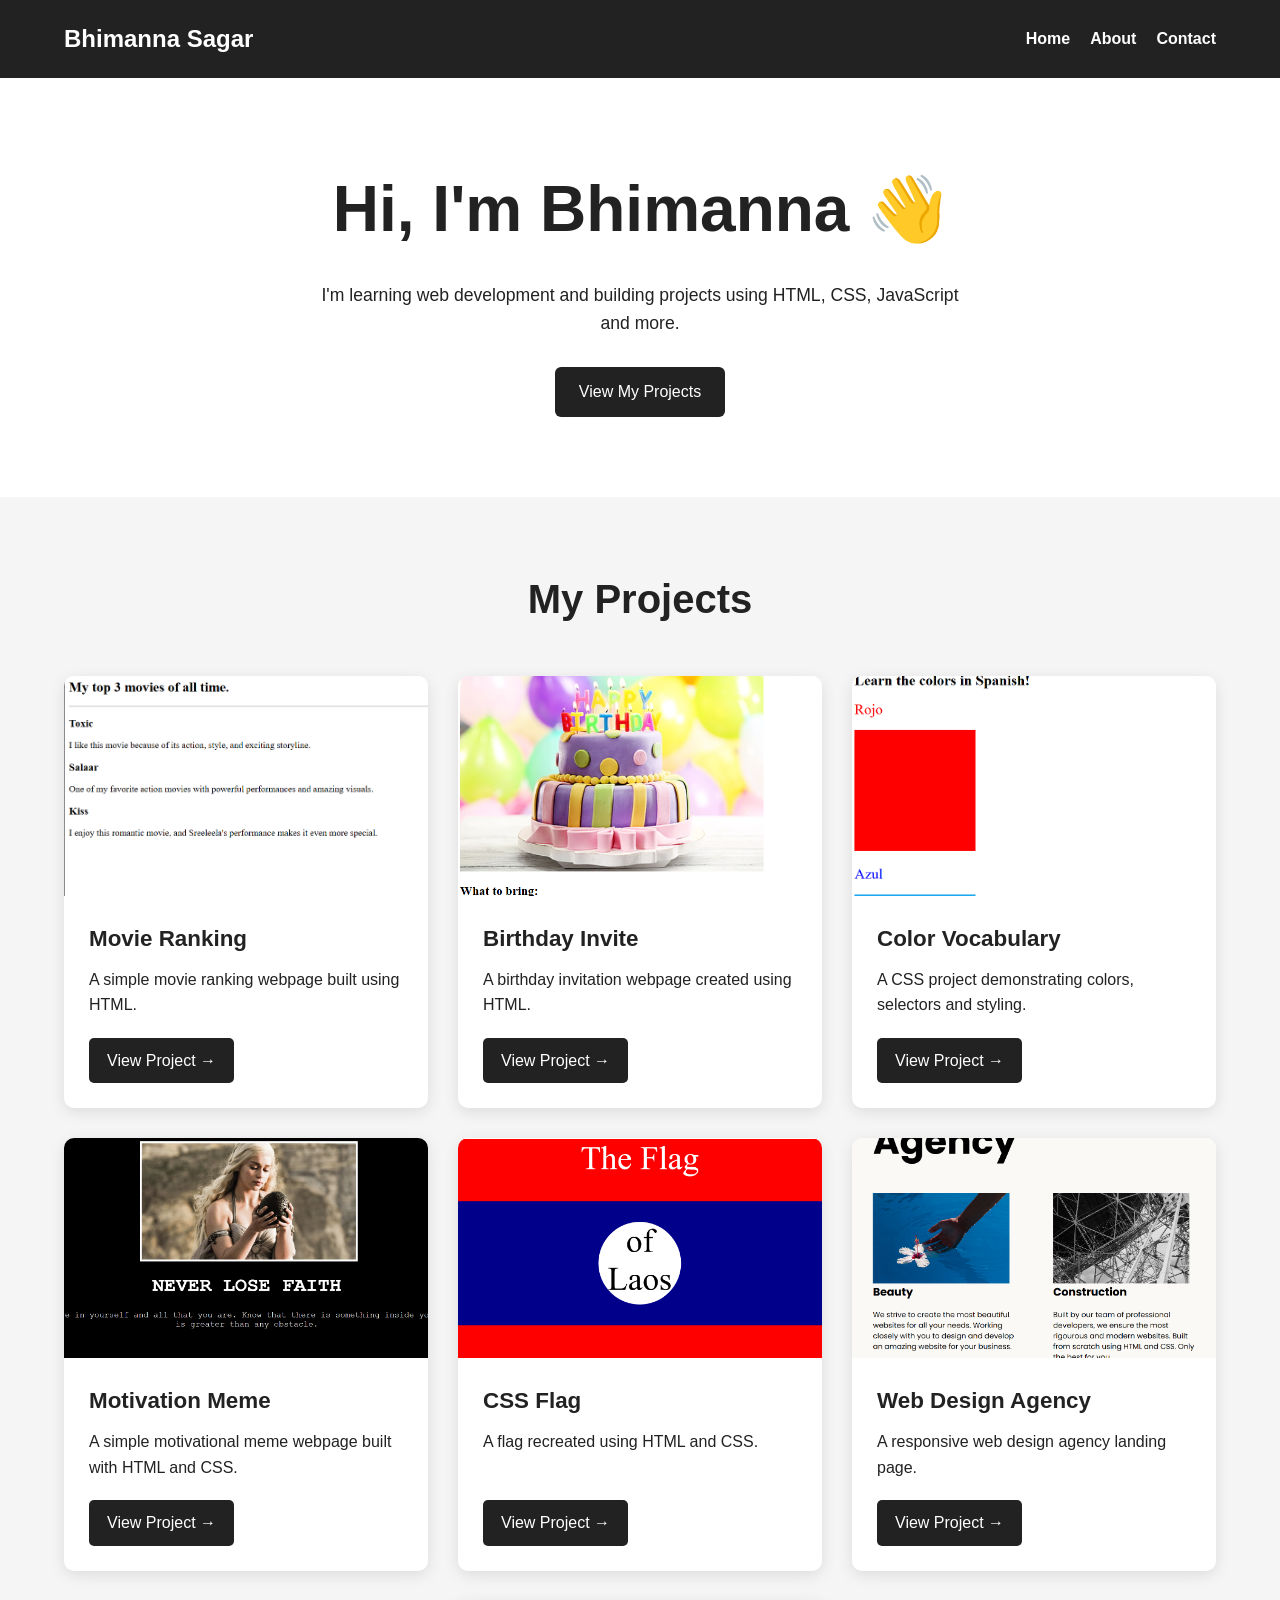
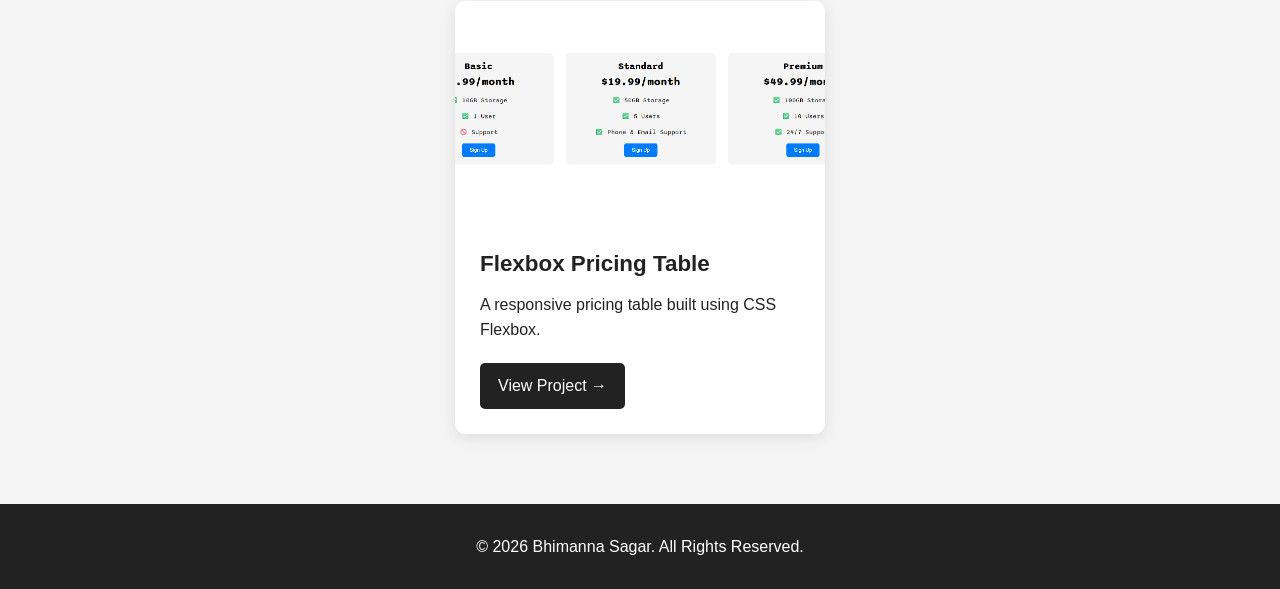
<file: index.html>
<!DOCTYPE html>
<html lang="en">

<head>
    <meta charset="UTF-8">
    <meta name="viewport" content="width=device-width, initial-scale=1.0">

    <title>Bhimanna Sagar | Portfolio</title>

    <link rel="stylesheet" href="./css/style.css">
</head>

<body>

    <!-- ================= HEADER ================= -->

    <header class="header">

        <div class="container header-content">

            <h1>Bhimanna Sagar</h1>

            <nav>
                <a href="./index.html">Home</a>
                <a href="./about.html">About</a>
                <a href="./contact.html">Contact</a>
            </nav>

        </div>

    </header>


    <!-- ================= HERO ================= -->

    <main>

        <section class="hero">

            <div class="container">

                <h2>Hi, I'm Bhimanna 👋</h2>

                <p>
                    I'm learning web development and building projects
                    using HTML, CSS, JavaScript and more.
                </p>

                <a href="#projects" class="hero-button">
                    View My Projects
                </a>

            </div>

        </section>


        <!-- ================= PROJECTS ================= -->

        <section class="projects" id="projects">

            <div class="container">

                <h2>My Projects</h2>

                <div class="project-grid">


                    <!-- PROJECT 1 -->

                    <article class="project-card">

                        <img
                            src="./assets/images/movie-ranking.png"
                            alt="Movie Ranking Project"
                        >

                        <div class="project-content">

                            <h3>Movie Ranking</h3>

                            <p>
                                A simple movie ranking webpage built
                                using HTML.
                            </p>

                            <a
                                href="./projects/movie-ranking/movie-ranking.html"
                                class="project-button"
                            >
                                View Project →
                            </a>

                        </div>

                    </article>


                    <!-- PROJECT 2 -->

                    <article class="project-card">

                        <img
                            src="./assets/images/birthday-invite.png"
                            alt="Birthday Invite Project"
                        >

                        <div class="project-content">

                            <h3>Birthday Invite</h3>

                            <p>
                                A birthday invitation webpage created
                                using HTML.
                            </p>

                            <a
                                href="./projects/birthday-invite/birthday-invite.html"
                                class="project-button"
                            >
                                View Project →
                            </a>

                        </div>

                    </article>


                    <!-- PROJECT 3 -->

                    <article class="project-card">

                        <img
                            src="./assets/images/color-vocab.png"
                            alt="Color Vocabulary Project"
                        >

                        <div class="project-content">

                            <h3>Color Vocabulary</h3>

                            <p>
                                A CSS project demonstrating colors,
                                selectors and styling.
                            </p>

                            <a
                                href="./projects/color-vocab/index.html"
                                class="project-button"
                            >
                                View Project →
                            </a>

                        </div>

                    </article>


                    <!-- PROJECT 4 -->

                    <article class="project-card">

                        <img
                            src="./assets/images/motivation-meme.png"
                            alt="Motivation Meme Project"
                        >

                        <div class="project-content">

                            <h3>Motivation Meme</h3>

                            <p>
                                A simple motivational meme webpage
                                built with HTML and CSS.
                            </p>

                            <a
                                href="./projects/motivation-meme/index.html"
                                class="project-button"
                            >
                                View Project →
                            </a>

                        </div>

                    </article>


                    <!-- PROJECT 5 -->

                    <article class="project-card">

                        <img
                            src="./assets/images/css-flag.png"
                            alt="CSS Flag Project"
                        >

                        <div class="project-content">

                            <h3>CSS Flag</h3>

                            <p>
                                A flag recreated using HTML and CSS.
                            </p>

                            <a
                                href="./projects/css-flag/index.html"
                                class="project-button"
                            >
                                View Project →
                            </a>

                        </div>

                    </article>


                    <!-- PROJECT 6 -->

                    <article class="project-card">

                        <img
                            src="./assets/images/agency.png"
                            alt="Web Design Agency Project"
                        >

                        <div class="project-content">

                            <h3>Web Design Agency</h3>

                            <p>
                                A responsive web design agency
                                landing page.
                            </p>

                            <a
                                href="./projects/Web Design Agency Project/index.html"
                                class="project-button"
                            >
                                View Project →
                            </a>

                        </div>

                    </article>


                    <!-- PROJECT 7 -->

                    <article class="project-card">

                        <img
                            src="./assets/images/pricing-table.png"
                            alt="Flexbox Pricing Table Project"
                        >

                        <div class="project-content">

                            <h3>Flexbox Pricing Table</h3>

                            <p>
                                A responsive pricing table built
                                using CSS Flexbox.
                            </p>

                            <a
                                href="./projects/Flexbox+Pricing+Table+Project/index.html"
                                class="project-button"
                            >
                                View Project →
                            </a>

                        </div>

                    </article>


                    <!--
                    =========================================
                    ADD NEW PROJECTS HERE
                    =========================================
                    -->

                </div>

            </div>

        </section>

    </main>


    <!-- ================= FOOTER ================= -->

    <footer>

        <div class="container">

            <p>
                © 2026 Bhimanna Sagar. All Rights Reserved.
            </p>

        </div>

    </footer>

</body>

</html>
</file>
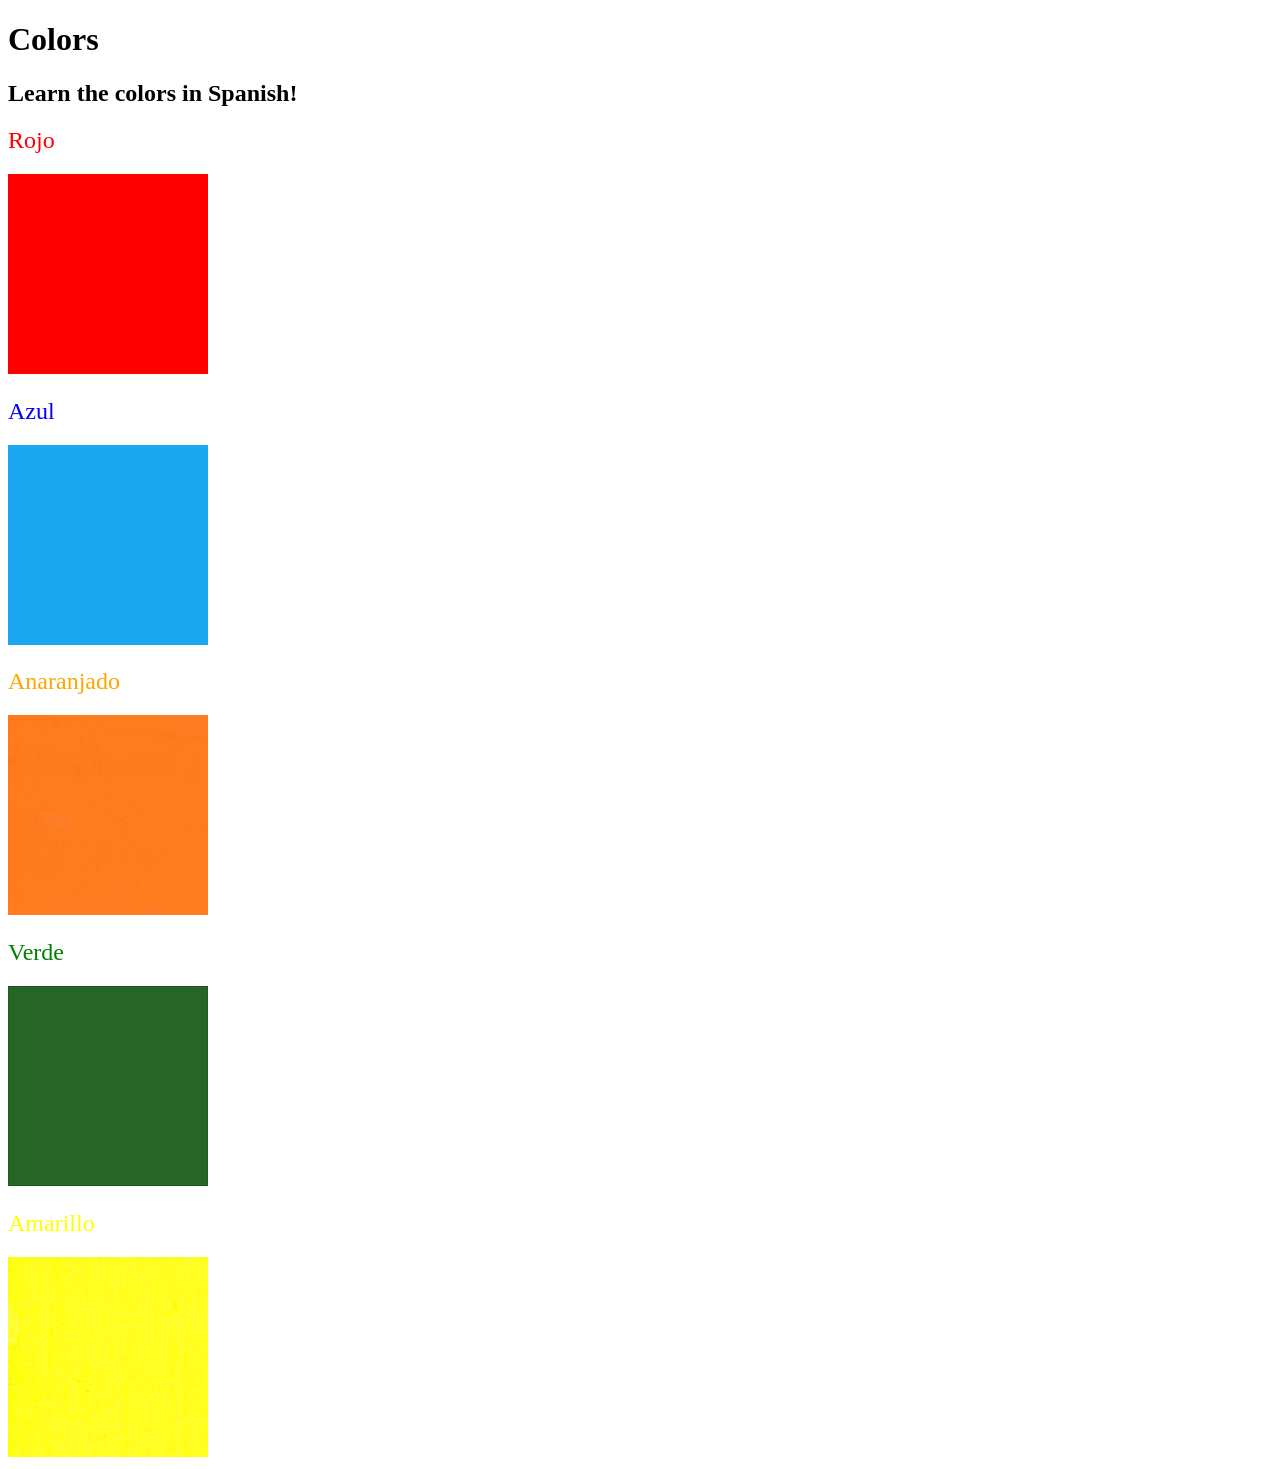
<file: projects/color-vocab/index.html>
<!DOCTYPE html>
<html lang="en">
  <head>
    <meta charset="UTF-8" />
    <title>Spanish Vocabulary</title>
    <link rel="stylesheet" href="./style.css" />
  </head>

  <body>
    <h1>Colors</h1>
    <h2>Learn the colors in Spanish!</h2>
    <h2 class="color-title" id="red">Rojo</h2>
    <img src="./assets/images/red.png" alt="red" />

    <h2 class="color-title" id="blue">Azul</h2>
    <img src="./assets/images/blue.png" alt="blue" />

    <h2 class="color-title" id="orange">Anaranjado</h2>
    <img src="./assets/images/orange.png" alt="orange" />

    <h2 class="color-title" id="green">Verde</h2>
    <img src="./assets/images/green.png" alt="green" />

    <h2 class="color-title" id="yellow">Amarillo</h2>
    <img src="./assets/images/yellow.png" alt="yellow" />
  </body>
</html>

<!-- 
TODOs
IMPORTANT: You should not need to make ANY CHANGES to index.html
All code should be written in your CSS file.

1. Create a CSS file and incorporate it as an external stylesheet.
2. Use CSS to style each of the color titles to meaning. 
Hint: Use the id to help if you don't know the words in spanish.
3. Use CSS to change all the color titles to have "font-weight: normal;"
4. Use CSS (not HTML) to make all the images 200px heigh and 200px wide. 
Hint: 
https://developer.mozilla.org/en-US/docs/Web/CSS/height
https://developer.mozilla.org/en-US/docs/Web/CSS/width
-->
</file>
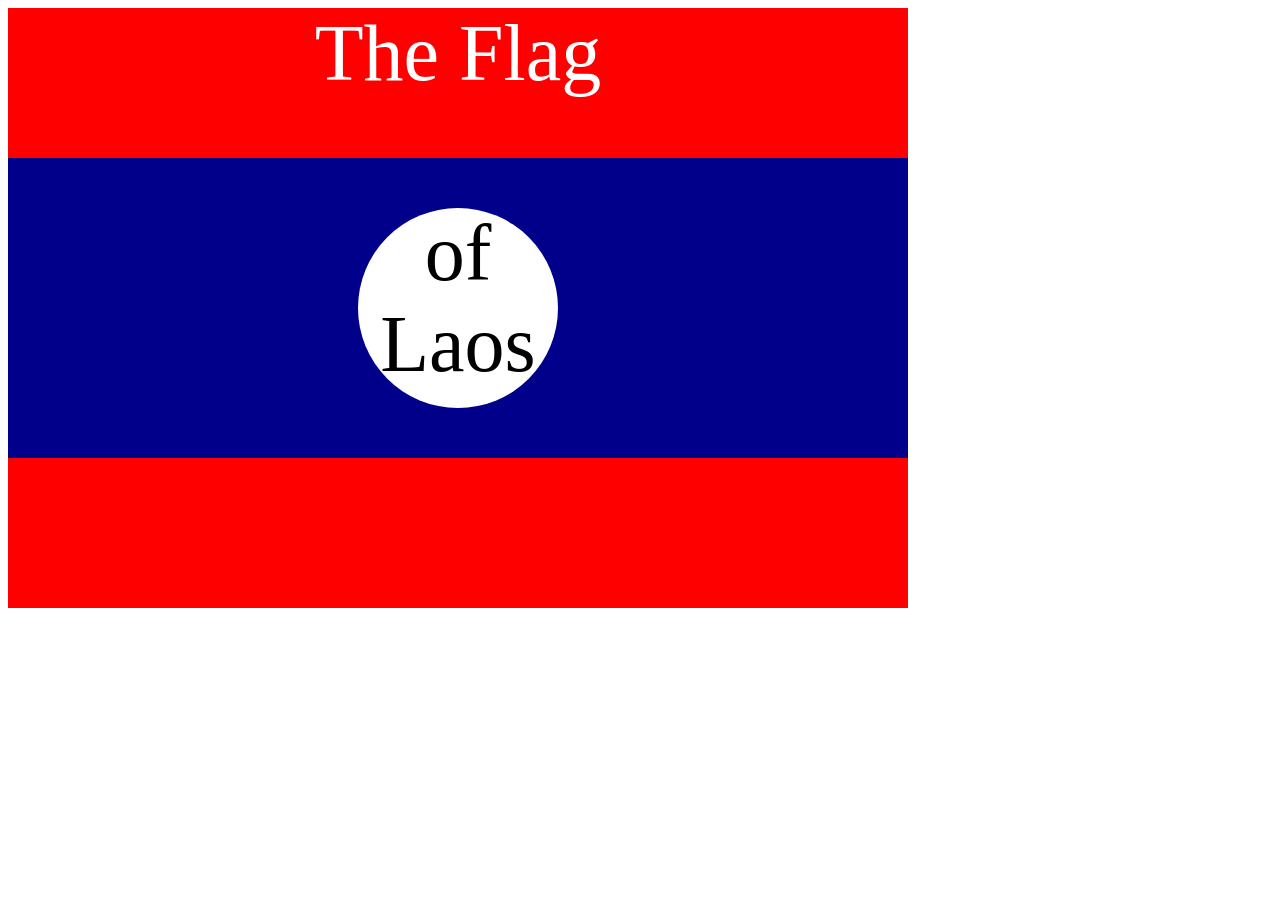
<file: projects/css-flag/index.html>
<!DOCTYPE html>
<html lang="en">

<head>
  <meta charset="UTF-8">
  <title>CSS Flag Project</title>
  <style>
    /* Write your CSS Code here */

    .flag{
      width: 900px;
      height: 600px;
      background-color: red;
      position: relative;
    }

    .flag > div{
      background-color: darkblue;
      height: 300px;
      width: 100%;
      position: absolute;
      top: 150px;
    }
    
    .flag > div > div{
      background-color: white;
      position: absolute;
      height: 200px;
      width: 200px;
      border-radius: 50%;
      top: 50px;
      left: 350px;
    }

    p{
      font-size: 5rem;
      color: white;
      text-align: center;
      padding: 0;
      margin: 0;
    }

    .flag>div div p{
      color: black;
    }


  </style>
</head>

<!-- 
  IMPORTANT! Do not change any HTML
Don't add any classes/ids/elements 
Use what you know about combining selectors 
and CSS specificity instead.
Hint 1: The flag is 900px by 600px and the circle is 200px by 200px.
Hint 2: You can use CSS inspection to get the colors from
https://appbrewery.github.io/flag-of-laos/
-->

<body>
  <div class="flag">
    <p>The Flag</p>
    <div>
      <div>
        <p>of Laos</p>
      </div>
    </div>
  </div>
</body>

</html>
</file>
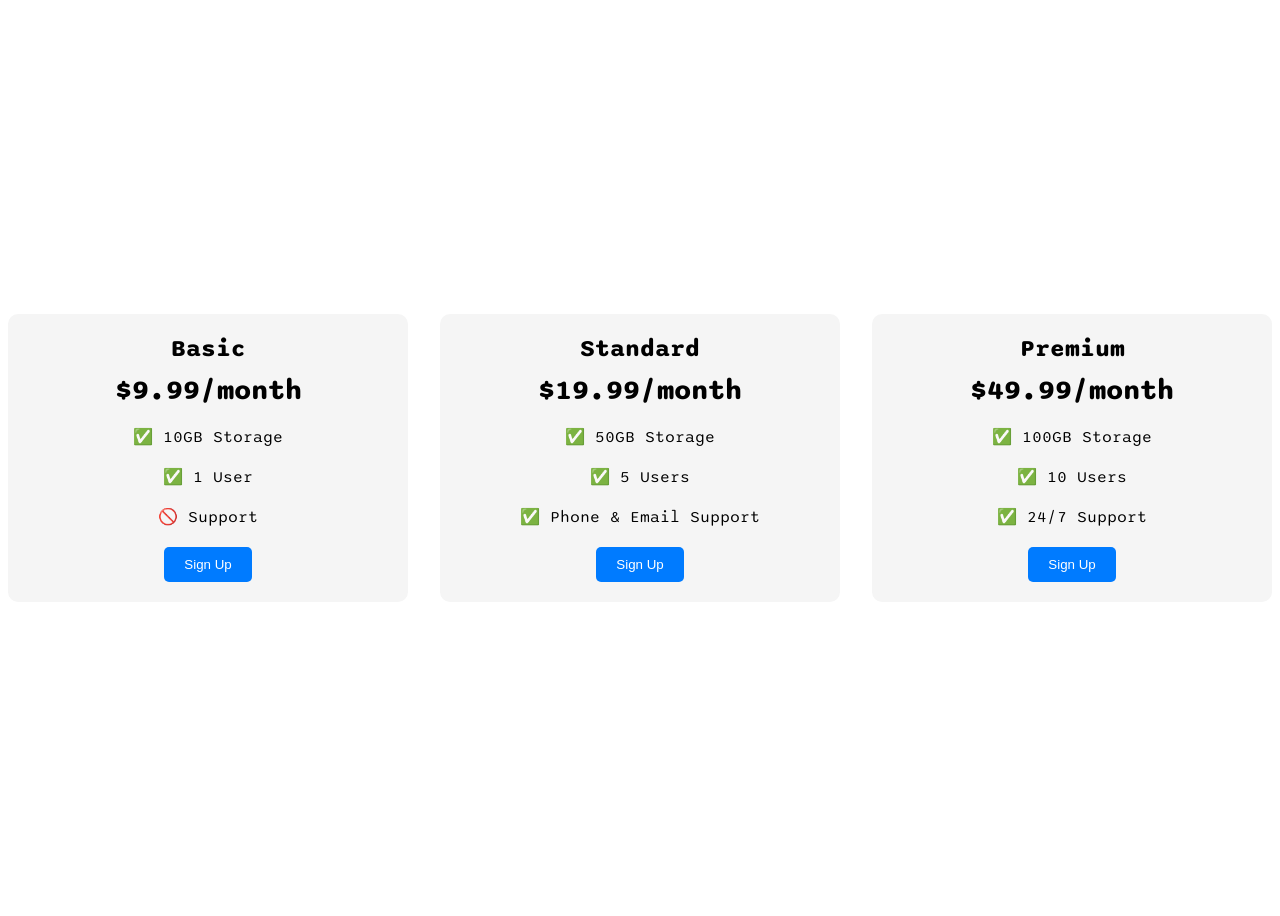
<file: projects/Flexbox+Pricing+Table+Project/index.html>
<!DOCTYPE html>
<html>
  <head>
    <title>Flexbox Pricing Table</title>
    <link rel="preconnect" href="https://fonts.googleapis.com" />
    <link rel="preconnect" href="https://fonts.gstatic.com" crossorigin />
    <link
      href="https://fonts.googleapis.com/css2?family=Sono:wght@400;700&display=swap"
      rel="stylesheet"
    />
    <style>
      body {
        font-family: "Sono", sans-serif;
      }

      .pricing-container {
        display: flex;
        justify-content: center;
        align-items: center;
        gap: 2rem;
        min-height: 100vh;
      }

      .pricing-plan {
        background-color: #f5f5f5;
        border-radius: 10px;
        padding: 20px;
        max-width: 400px;
        text-align: center;
        flex: 1;
      }

      .plan-title {
        font-size: 24px;
        font-weight: bold;
        margin-bottom: 10px;
      }

      .plan-price {
        font-size: 28px;
        font-weight: bold;
        margin-bottom: 20px;
      }

      .plan-features {
        list-style-type: none;
        padding: 0;
        margin-bottom: 0;
      }
      
      .plan-features li {
        margin-bottom: 20px;
      }

      .plan-button {
        background-color: #007bff;
        color: white;
        border: none;
        padding: 10px 20px;
        border-radius: 5px;
        cursor: pointer;
      }



      /* Hint: What can you do with a media query and flexbox? */
      @media (max-width: 1250px) {
        .pricing-container {
          flex-direction: column;
          align-items: center;
        }
      }
    </style>
  </head>

  <body>
    <div class="pricing-container">
      <div class="pricing-plan">
        <div class="plan-title">Basic</div>
        <div class="plan-price">$9.99/month</div>
        <ul class="plan-features">
          <li>✅ 10GB Storage</li>
          <li>✅ 1 User</li>
          <li>🚫 Support</li>
        </ul>
        <button class="plan-button">Sign Up</button>
      </div>
      <div class="pricing-plan">
        <div class="plan-title">Standard</div>
        <div class="plan-price">$19.99/month</div>
        <ul class="plan-features">
          <li>✅ 50GB Storage</li>
          <li>✅ 5 Users</li>
          <li>✅ Phone &amp; Email Support</li>
        </ul>
        <button class="plan-button">Sign Up</button>
      </div>
      <div class="pricing-plan">
        <div class="plan-title">Premium</div>
        <div class="plan-price">$49.99/month</div>
        <ul class="plan-features">
          <li>✅ 100GB Storage</li>
          <li>✅ 10 Users</li>
          <li>✅ 24/7 Support</li>
        </ul>
        <button class="plan-button">Sign Up</button>
      </div>
    </div>
  </body>
</html>
</file>
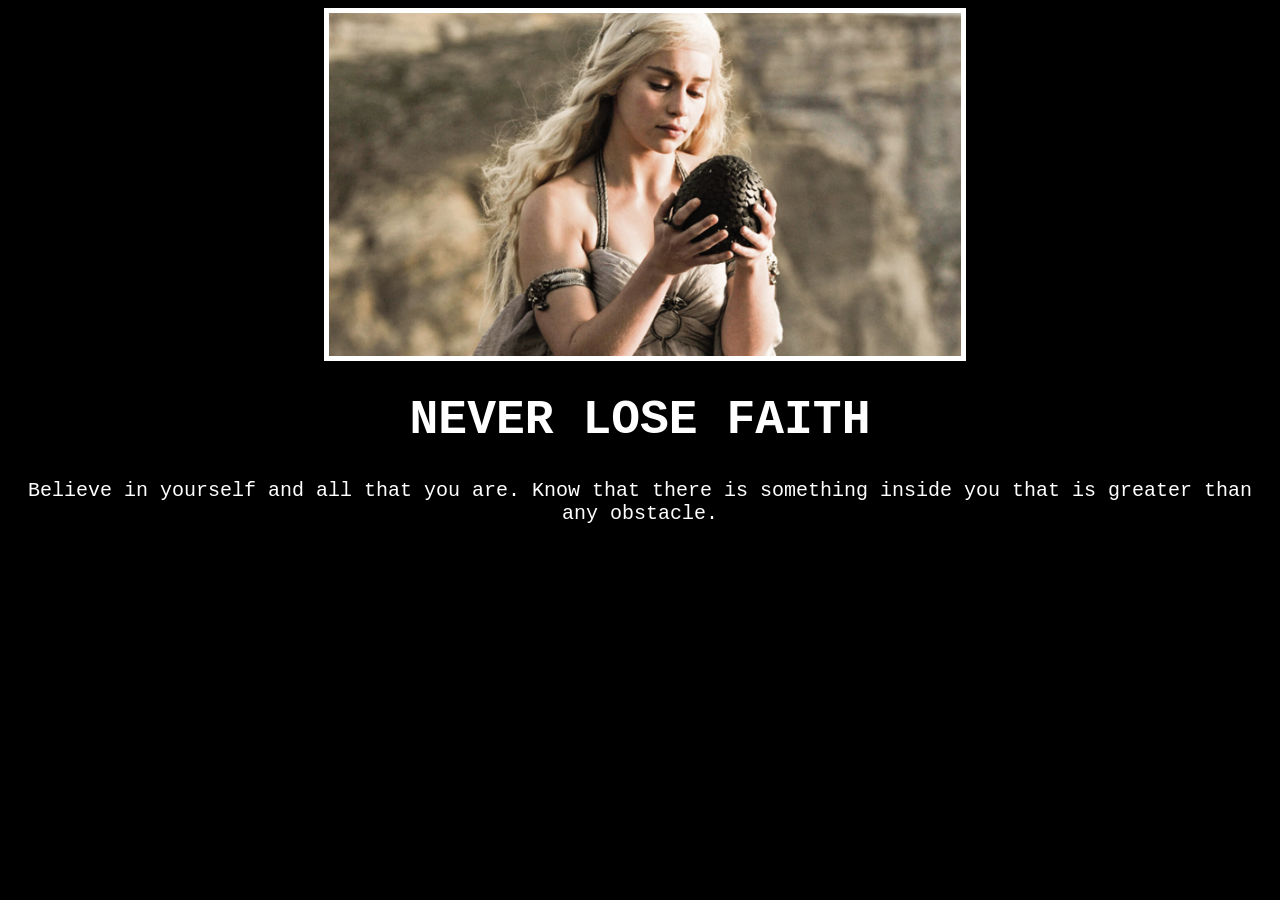
<file: projects/motivation-meme/index.html>
<!-- 
  TODO: Create a motivational post website.
Style it how ever you like. 
Look at the goal image for inspiration.
But it must have the following features:
1. The main h1 text should be using the Regular Libre Baskerville Font from Google Fonts:
  https://fonts.google.com/specimen/Libre+Baskerville
2. The text should be white and background black.
3. Add your own image into the images folder inside assets. It should have a 5px white border.
4. The text should be center aligned.
5. Create a div to contain the h1, p and img elements. Adjust the margins so that the image and text are centered on the page. 
  Hint: You horizontally center a div by giving it a width of 50% and a margin-left of 25%.
  Hint: Set the image to have a width of 100% so it fills the div. 
6. Read about the text-transform property on MDN docs to make the h1 uppercase with CSS.
  https://developer.mozilla.org/en-US/docs/Web/CSS/text-transform 
-->

<!DOCTYPE html>
<html lang="en">
<head>
  <meta charset="UTF-8">
  <meta name="viewport" content="width=device-width, initial-scale=1.0">
  <title>Motivational Post</title>
  <link href="https://fonts.googleapis.com/css2?family=Libre+Baskerville&display=swap" rel="stylesheet">
  <link rel="stylesheet" href="style.css">
</head>
<body>
  <div class="container">
    <img src="./assets/images/daenerys.jpeg" alt="Motivational Image">
     <h1>Never Lose Faith</h1>
     <p>Believe in yourself and all that you are. Know that there is something inside you that is greater than any obstacle.</p>
  </div>
</body>
</html>
</file>
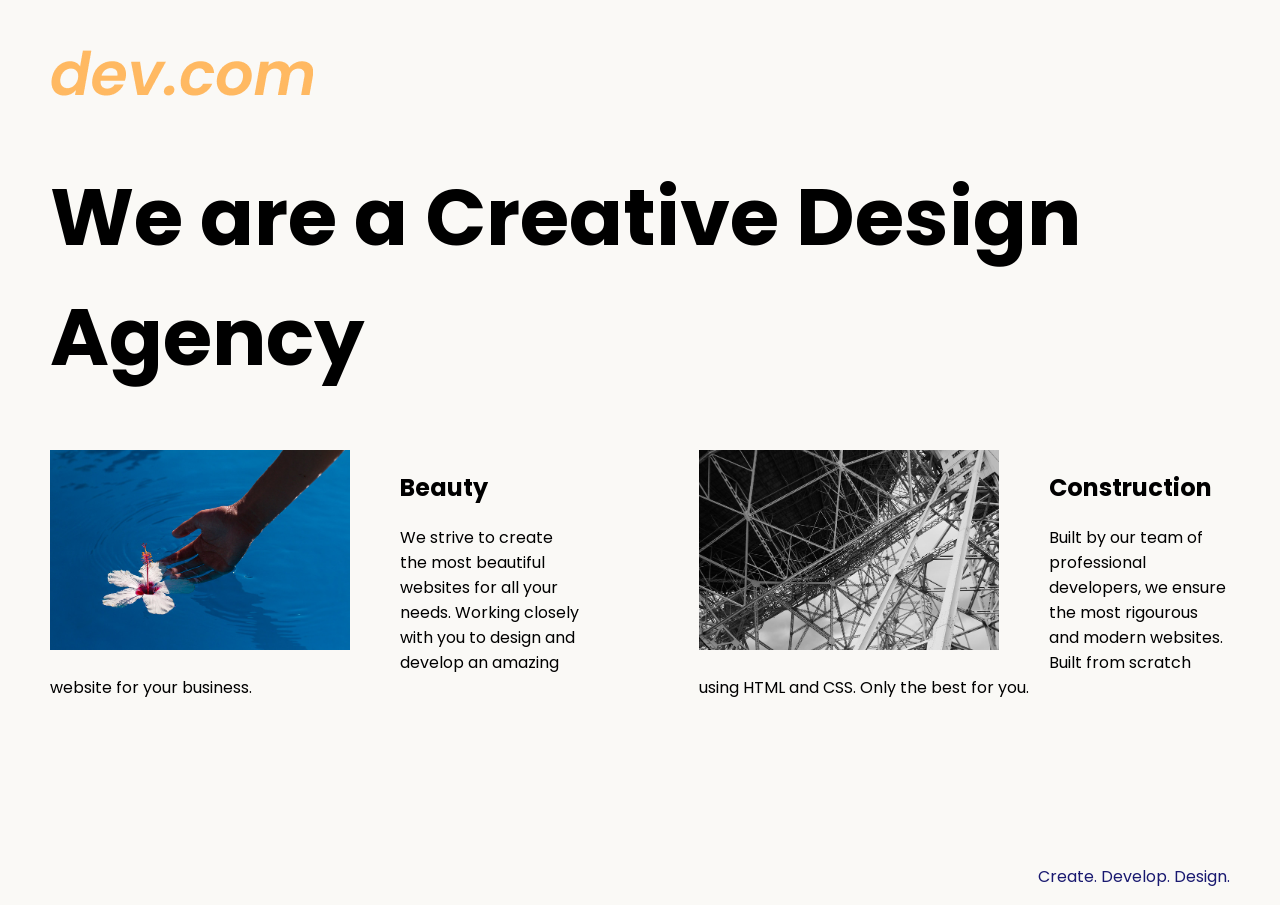
<file: projects/Web Design Agency Project/index.html>
<!DOCTYPE html>
<html lang="en">

<head>
  <meta charset="UTF-8">
  <meta name="viewport" content="width=device-width, initial-scale=1.0">
  <title>Agency</title>
  <link rel="stylesheet" href="./style.css">
  <link rel="preconnect" href="https://fonts.googleapis.com">
  <link rel="preconnect" href="https://fonts.gstatic.com" crossorigin>
  <link href="https://fonts.googleapis.com/css2?family=Poppins:wght@400;700&display=swap" rel="stylesheet">
</head>

<body>
  <div class="main">
    <img class="logo" src="./assets/images/logo.png" alt="logo">
    <h1>We are a Creative Design Agency</h1>
    <div class="left card"><img class="tile-image" src="./assets/images/beautiful.jpg" alt="hand and flower in water">
      <h2 class="card-title">Beauty</h2>
      <p class="card-text">We strive to create the most beautiful websites for all your needs. Working closely with you
        to
        design and
        develop an amazing website for your business.</p>
    </div>

    <div class="right card"><img class="tile-image" src="./assets/images/construction.jpg" alt="metal structure">
      <h2 class="card-title">Construction</h2>
      <p>Built by our team of professional developers, we ensure the most rigourous and modern websites. Built from
        scratch using HTML and CSS. Only the best for you.</p>
    </div>

  </div>
  <footer>
    <p>Create. Develop. Design.</p>
  </footer>
</body>

</html>
</file>
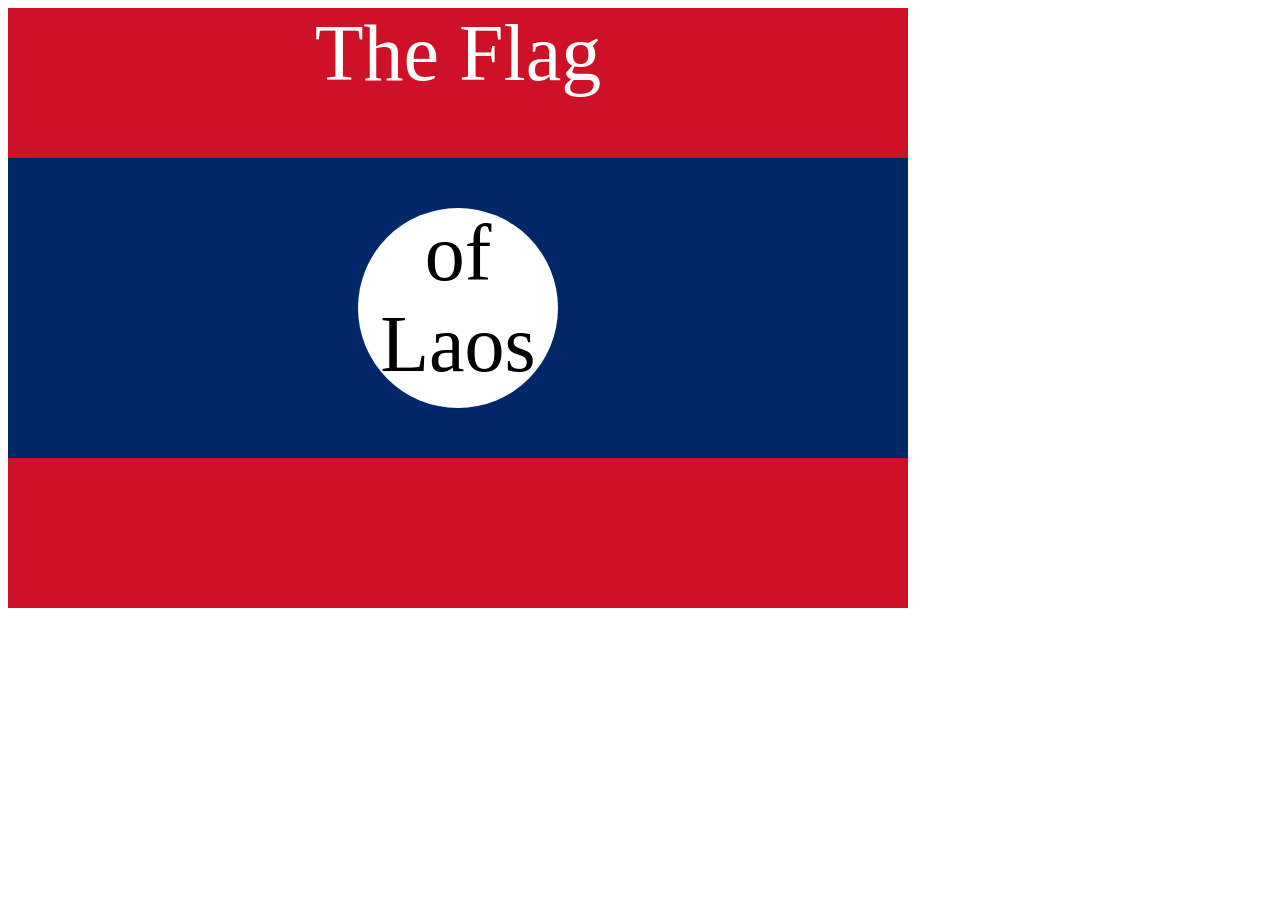
<file: projects/css-flag/solution.html>
<!DOCTYPE html>
<html lang="en">

<head>
  <meta charset="UTF-8">
  <title>CSS Flag Project</title>
  <style>
    .flag {
      width: 900px;
      height: 600px;
      position: relative;
      background-color: #CE1126;

    }

    .flag > div {
      background-color: #002868;
      height: 300px;
      width: 100%;
      position: absolute;
      top: 150px;
    }

    .flag > div > div {
      background-color: white;
      position: absolute;

      height: 200px;
      width: 200px;
      border-radius: 50%;
      top: 50px;
      left: 350px;
    }

    p {
      font-size: 5rem;
      color: white;
      text-align: center;
      padding: 0;
      margin: 0;
    }

    .flag>div div p {
      color: black;
    }
  </style>
</head>

<body>
  <div class="flag">
    <p>The Flag</p>
    <div>
      <div>
        <p>of Laos</p>
      </div>
    </div>
  </div>
</body>

</html>
</file>
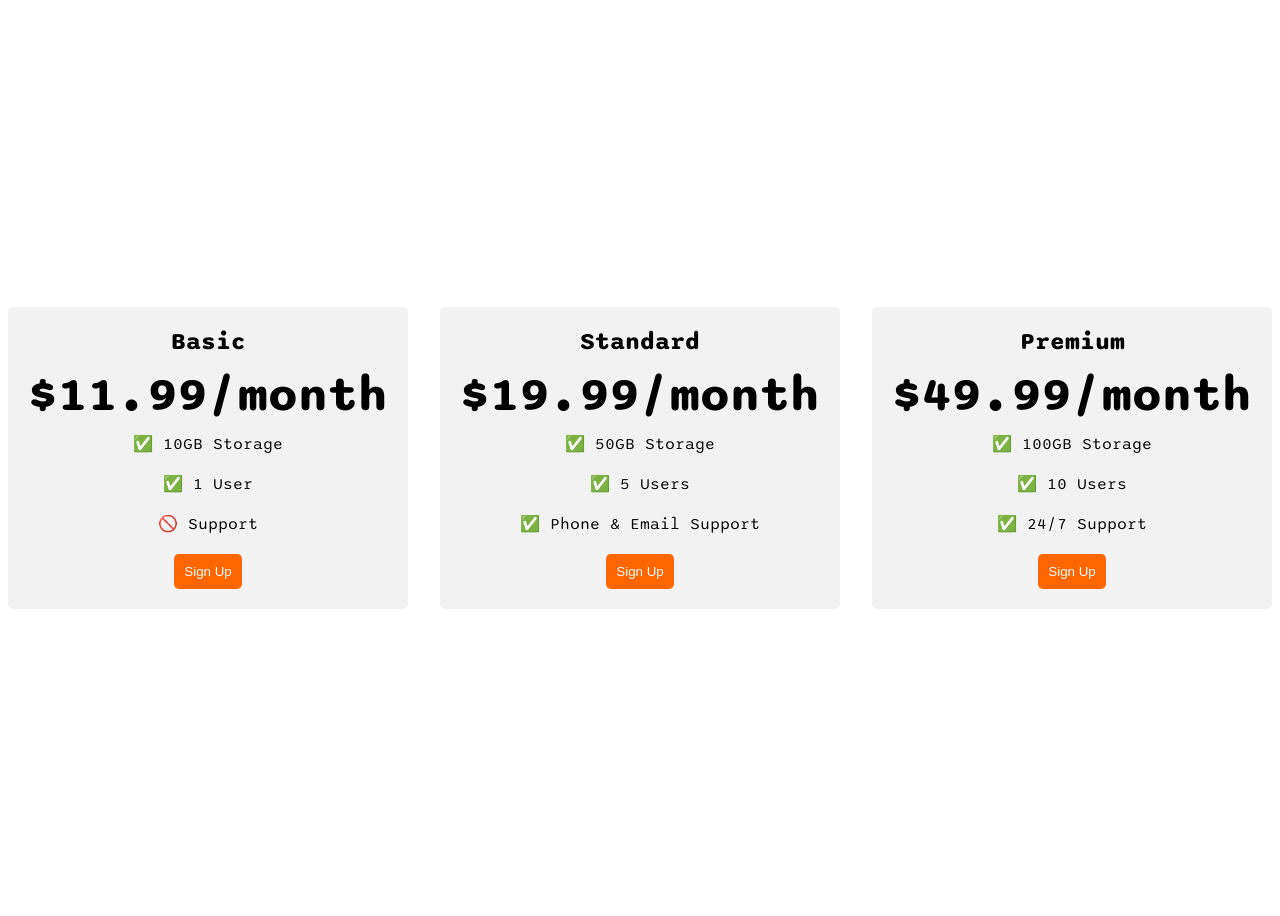
<file: projects/Flexbox+Pricing+Table+Project/solution.html>
<!DOCTYPE html>
<html>

<head>
  <title>Flexbox Pricing Table</title>
  <link rel="preconnect" href="https://fonts.googleapis.com">
  <link rel="preconnect" href="https://fonts.gstatic.com" crossorigin>
  <link href="https://fonts.googleapis.com/css2?family=Sono:wght@400;700&display=swap" rel="stylesheet">
  <style>
    body {
      font-family: 'Sono', sans-serif;
    }

    .pricing-container {
      display: flex;
      justify-content: center;
      align-items: center;
      height: 100vh;
      gap: 2rem;
    }

    .pricing-plan {
      flex: 1;
      max-width: 400px;
      padding: 20px;
      background-color: #f2f2f2;
      border-radius: 5px;
      text-align: center;
    }

    .plan-title {
      font-size: 24px;
      font-weight: bold;
      margin-bottom: 10px;
    }

    .plan-price {
      font-size: 48px;
      font-weight: bold;
      margin-bottom: 10px;
    }

    .plan-features {
      list-style: none;
      padding: 0;
      margin: 0;
    }

    .plan-features li {
      margin-bottom: 20px;
    }

    .plan-button {
      padding: 10px;
      background-color: #ff6600;
      color: #fff;
      border-radius: 5px;
      border: none;
    }

    @media (max-width: 1250px) {
      .pricing-container {
        flex-direction: column;
        height: 100%;
      }
    }
  </style>
</head>

<body>
  <div class="pricing-container">
    <div class="pricing-plan">
      <div class="plan-title">Basic</div>
      <div class="plan-price">$11.99/month</div>
      <ul class="plan-features">
        <li>✅ 10GB Storage</li>
        <li>✅ 1 User</li>
        <li>🚫 Support</li>
      </ul>
      <button class="plan-button">Sign Up</a>
    </div>
    <div class="pricing-plan">
      <div class="plan-title">Standard</div>
      <div class="plan-price">$19.99/month</div>
      <ul class="plan-features">
        <li>✅ 50GB Storage</li>
        <li>✅ 5 Users</li>
        <li>✅ Phone &amp; Email Support</li>
      </ul>
      <button class="plan-button">Sign Up</a>
    </div>
    <div class="pricing-plan">
      <div class="plan-title">Premium</div>
      <div class="plan-price">$49.99/month</div>
      <ul class="plan-features">
        <li>✅ 100GB Storage</li>
        <li>✅ 10 Users</li>
        <li>✅ 24/7 Support</li>
      </ul>
      <button class="plan-button">Sign Up</a>
    </div>
  </div>

</body>

</html>
</file>
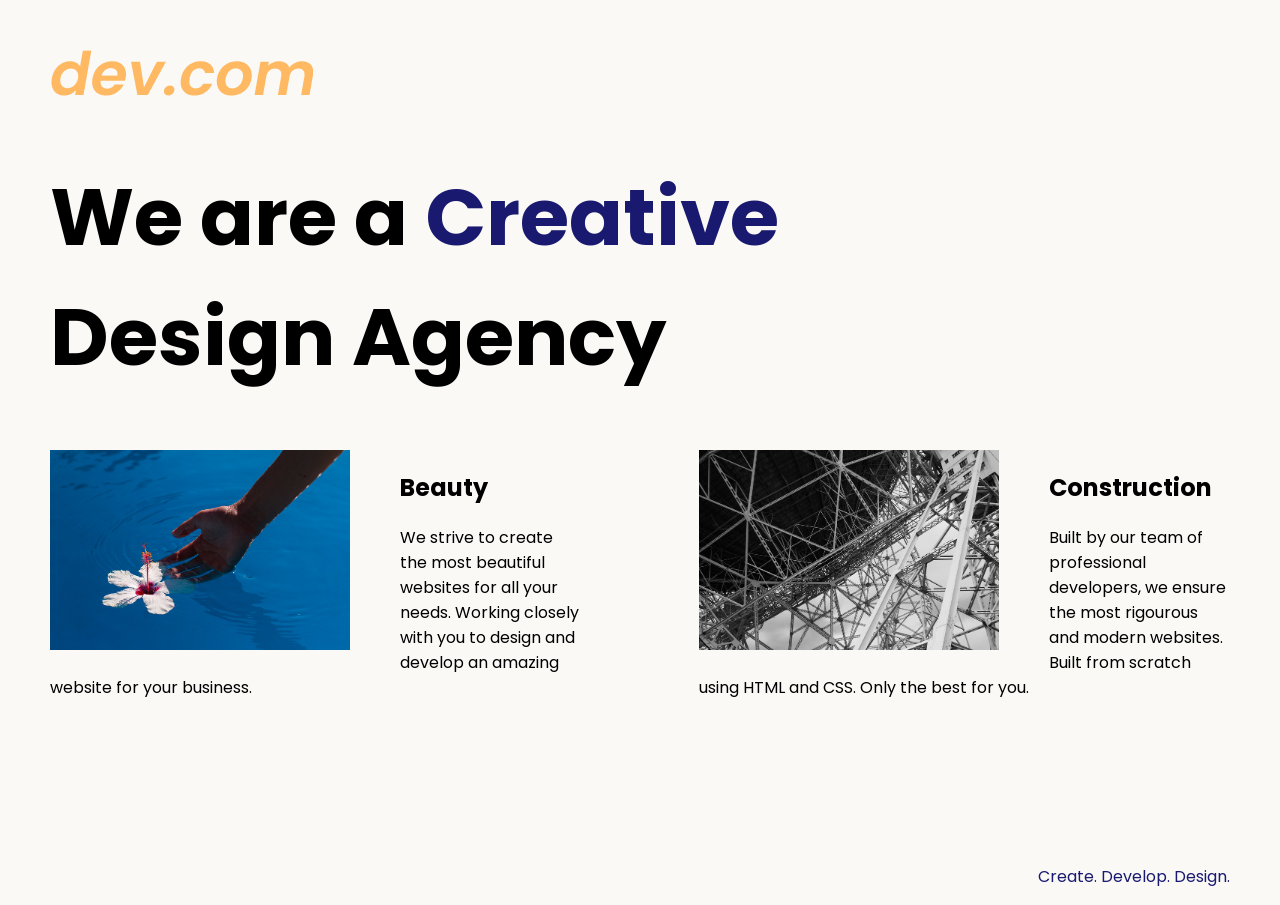
<file: projects/Web Design Agency Project/solution.html>
<!DOCTYPE html>
<html lang="en">

<head>
  <meta charset="UTF-8">
  <meta name="viewport" content="width=device-width, initial-scale=1.0">
  <title>Agency</title>
  <link rel="stylesheet" href="./solution.css">
  <link rel="preconnect" href="https://fonts.googleapis.com">
  <link rel="preconnect" href="https://fonts.gstatic.com" crossorigin>
  <link href="https://fonts.googleapis.com/css2?family=Poppins:wght@400;700&display=swap" rel="stylesheet">
</head>

<body>
  <div class="main">
    <img class="logo" src="./assets/images/logo.png" alt="logo">
    <h1>We are a <span class="creative">Creative</span> <br />Design Agency</h1>
    <div class="left card"><img class="tile-image" src="./assets/images/beautiful.jpg" alt="hand and flower in water">
      <h2 class="card-title">Beauty</h2>
      <p class="card-text">We strive to create the most beautiful websites for all your needs. Working closely with you
        to
        design and
        develop an amazing website for your business.</p>
    </div>

    <div class="right card"><img class="tile-image" src="./assets/images/construction.jpg" alt="metal structure">
      <h2 class="card-title">Construction</h2>
      <p>Built by our team of professional developers, we ensure the most rigourous and modern websites. Built from
        scratch using HTML and CSS. Only the best for you.</p>
    </div>

  </div>
  <footer>
    <p>Create. Develop. Design.</p>
  </footer>
</body>

</html>
</file>
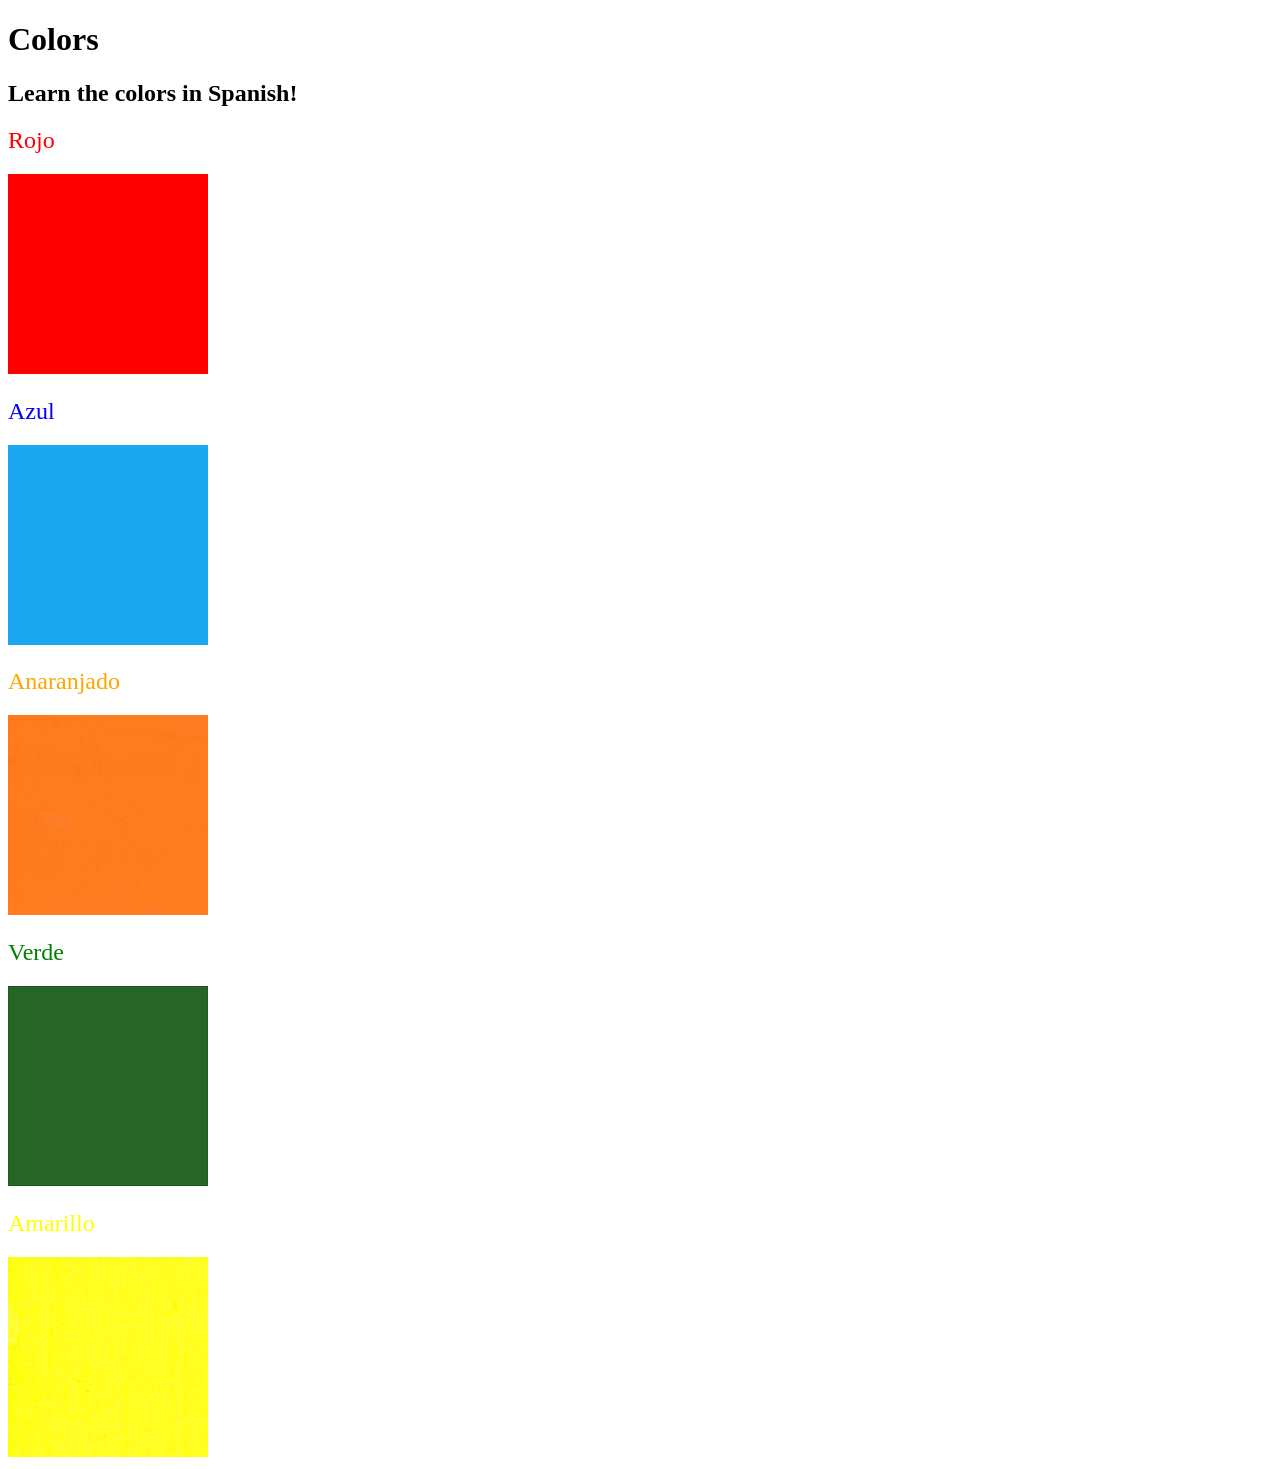
<file: projects/color-vocab/solution/solution.html>
<!DOCTYPE html>
<html lang="en">
  <head>
    <meta charset="UTF-8" />
    <title>Spanish Vocabulary</title>
    <link rel="stylesheet" href="./style.css" />
  </head>

  <body>
    <h1>Colors</h1>
    <h2>Learn the colors in Spanish!</h2>
    <h2 class="color-title" id="red">Rojo</h2>
    <img src="./assets/images/red.png" alt="red" />

    <h2 class="color-title" id="blue">Azul</h2>
    <img src="./assets/images/blue.png" alt="blue" />

    <h2 class="color-title" id="orange">Anaranjado</h2>
    <img src="./assets/images/orange.png" alt="orange" />

    <h2 class="color-title" id="green">Verde</h2>
    <img src="./assets/images/green.png" alt="green" />

    <h2 class="color-title" id="yellow">Amarillo</h2>
    <img src="./assets/images/yellow.png" alt="yellow" />
  </body>
</html>
</file>
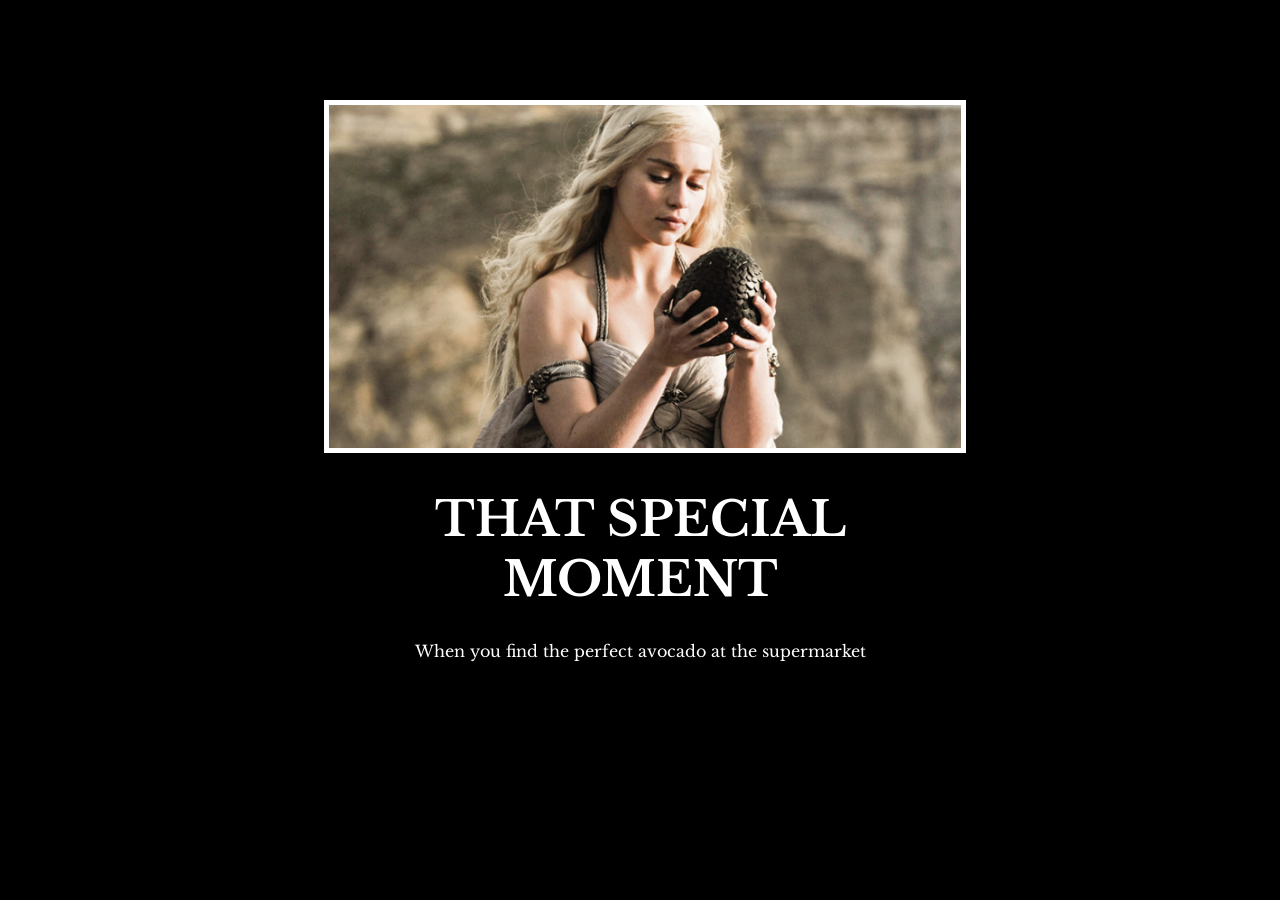
<file: projects/motivation-meme/solution/solution.html>
<!DOCTYPE html>
<html lang="en">

<head>
  <meta charset="UTF-8">
  <title>Motivation Meme</title>
  <link rel="stylesheet" href="./solution.css" />
  <link rel="preconnect" href="https://fonts.googleapis.com">
  <link rel="preconnect" href="https://fonts.gstatic.com" crossorigin>
  <link href="https://fonts.googleapis.com/css2?family=Libre+Baskerville&display=swap" rel="stylesheet">
</head>

<body>

  <div class="poster">
    <img class="motivation-img" src="./assets/images/daenerys.jpeg" src="daenerys with egg" />
    <h1>That Special Moment</h1>
    <p>When you find the perfect avocado at the supermarket</p>
  </div>
</body>

</html>
</file>
<file: css/style.css>
/* =========================
   RESET
========================= */

* {
    margin: 0;
    padding: 0;
    box-sizing: border-box;
}


/* =========================
   BODY
========================= */

body {
    font-family: Arial, sans-serif;
    line-height: 1.6;
    background-color: #f5f5f5;
    color: #222;
}


/* =========================
   CONTAINER
========================= */

.container {
    width: 90%;
    max-width: 1200px;
    margin: 0 auto;
}


/* =========================
   HEADER
========================= */

.header {
    background-color: #222;
    color: white;
    padding: 20px 0;
}

.header-content {
    display: flex;
    justify-content: space-between;
    align-items: center;
}

.header h1 {
    font-size: 1.5rem;
}


/* Navigation */

nav {
    display: flex;
    gap: 20px;
}

nav a {
    color: white;
    text-decoration: none;
    font-weight: bold;
}

nav a:hover {
    text-decoration: underline;
}


/* =========================
   HERO
========================= */

.hero {
    background-color: white;
    text-align: center;
    padding: 80px 20px;
}

.hero h2 {
    font-size: clamp(2rem, 6vw, 4rem);
    margin-bottom: 20px;
}

.hero p {
    max-width: 650px;
    margin: 0 auto 30px;
    font-size: 1.1rem;
}


/* Hero Button */

.hero-button {
    display: inline-block;

    padding: 12px 24px;

    background-color: #222;
    color: white;

    text-decoration: none;

    border-radius: 6px;
}

.hero-button:hover {
    background-color: #444;
}


/* =========================
   PROJECTS
========================= */

.projects {
    padding: 70px 0;
}

.projects > .container > h2 {
    text-align: center;
    font-size: 2.5rem;
    margin-bottom: 45px;
}


/* =========================
   PROJECT GRID
========================= */

.project-grid {
    display: flex;
    flex-wrap: wrap;
    justify-content: center;
    gap: 30px;
}


/* =========================
   PROJECT CARD
========================= */

.project-card {
    flex: 1 1 300px;

    max-width: 370px;

    background-color: white;

    border-radius: 10px;

    overflow: hidden;

    box-shadow: 0 4px 15px rgba(0, 0, 0, 0.1);

    display: flex;
    flex-direction: column;

    transition: transform 0.2s ease;
}


/* Card hover */

.project-card:hover {
    transform: translateY(-5px);
}


/* =========================
   PROJECT IMAGE
========================= */

.project-card img {
    width: 100%;
    height: 220px;

    object-fit: cover;

    display: block;
}


/* =========================
   PROJECT CONTENT
========================= */

.project-content {
    padding: 25px;

    display: flex;
    flex-direction: column;

    flex: 1;
}

.project-content h3 {
    font-size: 1.4rem;
    margin-bottom: 10px;
}

.project-content p {
    margin-bottom: 20px;
}


/* =========================
   PROJECT BUTTON
========================= */

.project-button {
    display: inline-block;

    margin-top: auto;

    width: fit-content;

    padding: 10px 18px;

    background-color: #222;
    color: white;

    text-decoration: none;

    border-radius: 5px;
}

.project-button:hover {
    background-color: #444;
}


/* =========================
   FOOTER
========================= */

footer {
    background-color: #222;
    color: white;

    text-align: center;

    padding: 30px 0;
}


/* =========================
   TABLET
========================= */

@media (max-width: 768px) {

    .header-content {
        flex-direction: column;
        gap: 15px;
    }

    .hero {
        padding: 60px 20px;
    }

    .projects {
        padding: 50px 0;
    }

    .project-card {
        max-width: 500px;
    }

}


/* =========================
   MOBILE
========================= */

@media (max-width: 500px) {

    .container {
        width: 92%;
    }

    nav {
        gap: 12px;
    }

    .hero h2 {
        font-size: 2.2rem;
    }

    .hero p {
        font-size: 1rem;
    }

    .projects > .container > h2 {
        font-size: 2rem;
    }

    .project-card {
        flex-basis: 100%;
    }

    .project-card img {
        height: auto;
    }

}
</file>
<file: projects/color-vocab/style.css>
#red {
    color: red;
}

#blue {
    color: blue;
}

#orange {
    color: orange;
}

#green {
    color: green;
}

#yellow {
    color: yellow;
}

.color-title {
    font-weight: normal;
}

img {
    height: 200px;
    width: 200px;
}
</file>
<file: projects/motivation-meme/style.css>
*{
    background-color: black;
    color: white;
}

h1{
    text-align: center;
    font-size: 3rem;
    font-family: 'Courier New', Courier, monospace;
    text-transform: uppercase;
}

p{
    text-align: center;
    font-size: 20px;
    font-family: 'Courier New', Courier, monospace;
}

img{
    display: block;
    margin-left: 25%;
    margin-right: 25%;
    width: 50%;
    border: 5px solid white;


}
</file>
<file: projects/Web Design Agency Project/style.css>
body {
  font-family: "Poppins", sans-serif;
  margin: 50px 50px 0 50px;
  background-color: #faf9f6;
  display: flex;
  flex-direction: column;
  min-height: 95vh;
}
.main {
  flex: 1;
}

h1 {
  font-size: 5rem;
}

footer {
  text-align: right;
  color: midnightblue;
}

.tile-image {
  height: 200px;
  float: left;
  margin-right: 50px;
}

.card {
  width: 45%;
}

.left {
  float: left;
}

.right {
  float: right;
}

.creative {
  color: midnightblue;
}

@media (max-width: 680px) {
  .logo {
    width: 100px;
  }

  h1 {
    font-size: 3.5rem;
    text-align: center;
  }

  .card {
    width: 100%;
    display: block;
    margin-bottom: 30px;
    text-align: justify;
  }

  .card img {
    margin-bottom: 10px;
    width: 100%;
    display: inline;
    object-fit: cover;
  }
}
</file>
<file: projects/Web Design Agency Project/solution.css>
body {
  font-family: "Poppins", sans-serif;
  margin: 50px 50px 0 50px;
  background-color: #faf9f6;
  display: flex;
  flex-direction: column;
  min-height: 95vh;
}
.main {
  flex: 1;
}

h1 {
  font-size: 5rem;
}

footer {
  text-align: right;
  color: midnightblue;
}

.tile-image {
  height: 200px;
  float: left;
  margin-right: 50px;
}

.card {
  width: 45%;
}

.left {
  float: left;
}

.right {
  float: right;
}

.creative {
  color: midnightblue;
}

@media (max-width: 680px) {
  .logo {
    width: 100px;
  }

  h1 {
    font-size: 3.5rem;
    text-align: center;
  }

  .card {
    width: 100%;
    display: block;
    margin-bottom: 30px;
    text-align: justify;
  }

  .card img {
    margin-bottom: 10px;
    width: 100%;
    display: inline;
    object-fit: cover;
  }
}
</file>
<file: projects/color-vocab/solution/style.css>
img {
  height: 200px;
  width: 200px;
}

.color-title {
  font-weight: normal;
}

#red {
  color: red;
}

#blue {
  color: blue;
}

#orange {
  color: orange;
}

#green {
  color: green;
}

#yellow {
  color: yellow;
}
</file>
<file: projects/motivation-meme/solution/solution.css>
body {
  background-color: black;
}
h1 {
  text-transform: uppercase;
  font-size: 3rem;
}

.poster {
  width: 50%;
  margin-left: 25%;
  margin-top: 100px;
  color: white;
  font-family: "Libre Baskerville", serif;
  text-align: center;
}

.motivation-img {
  border: 5px solid white;
  width: 100%;
}
</file>
